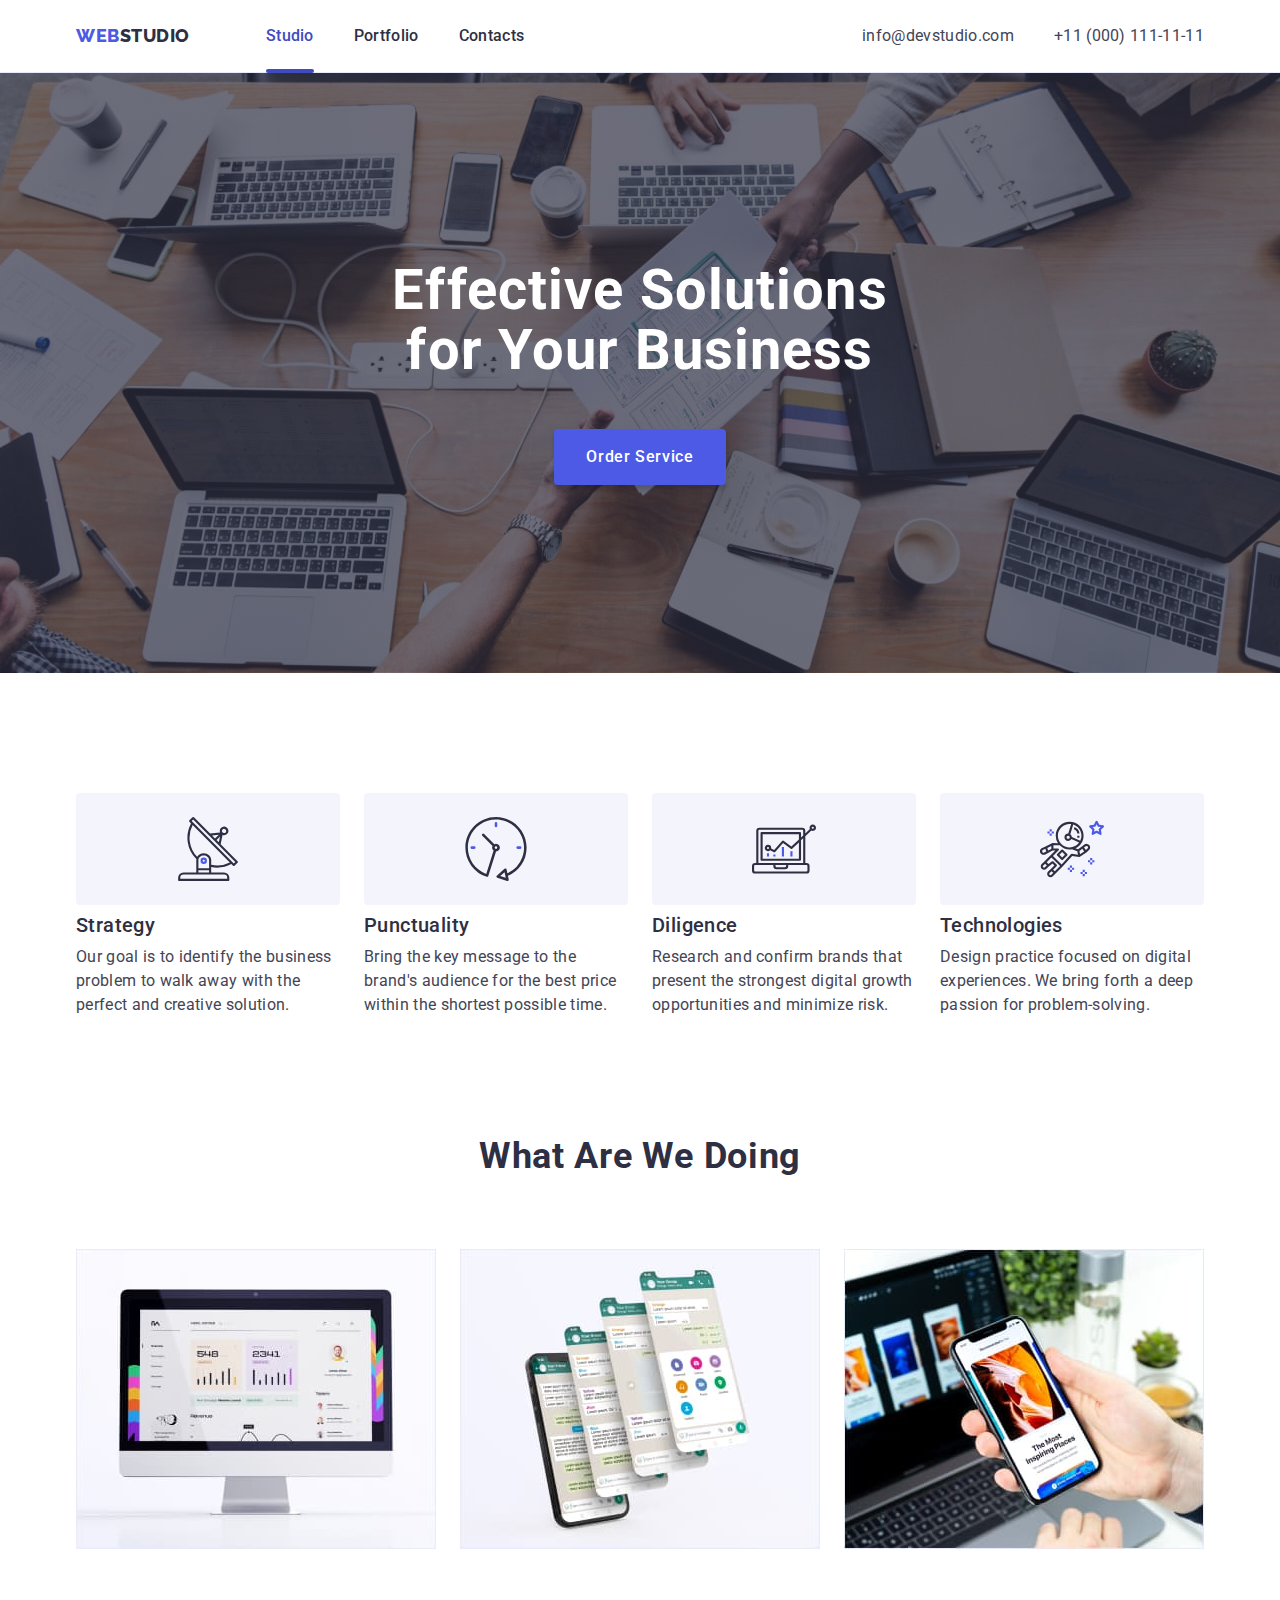
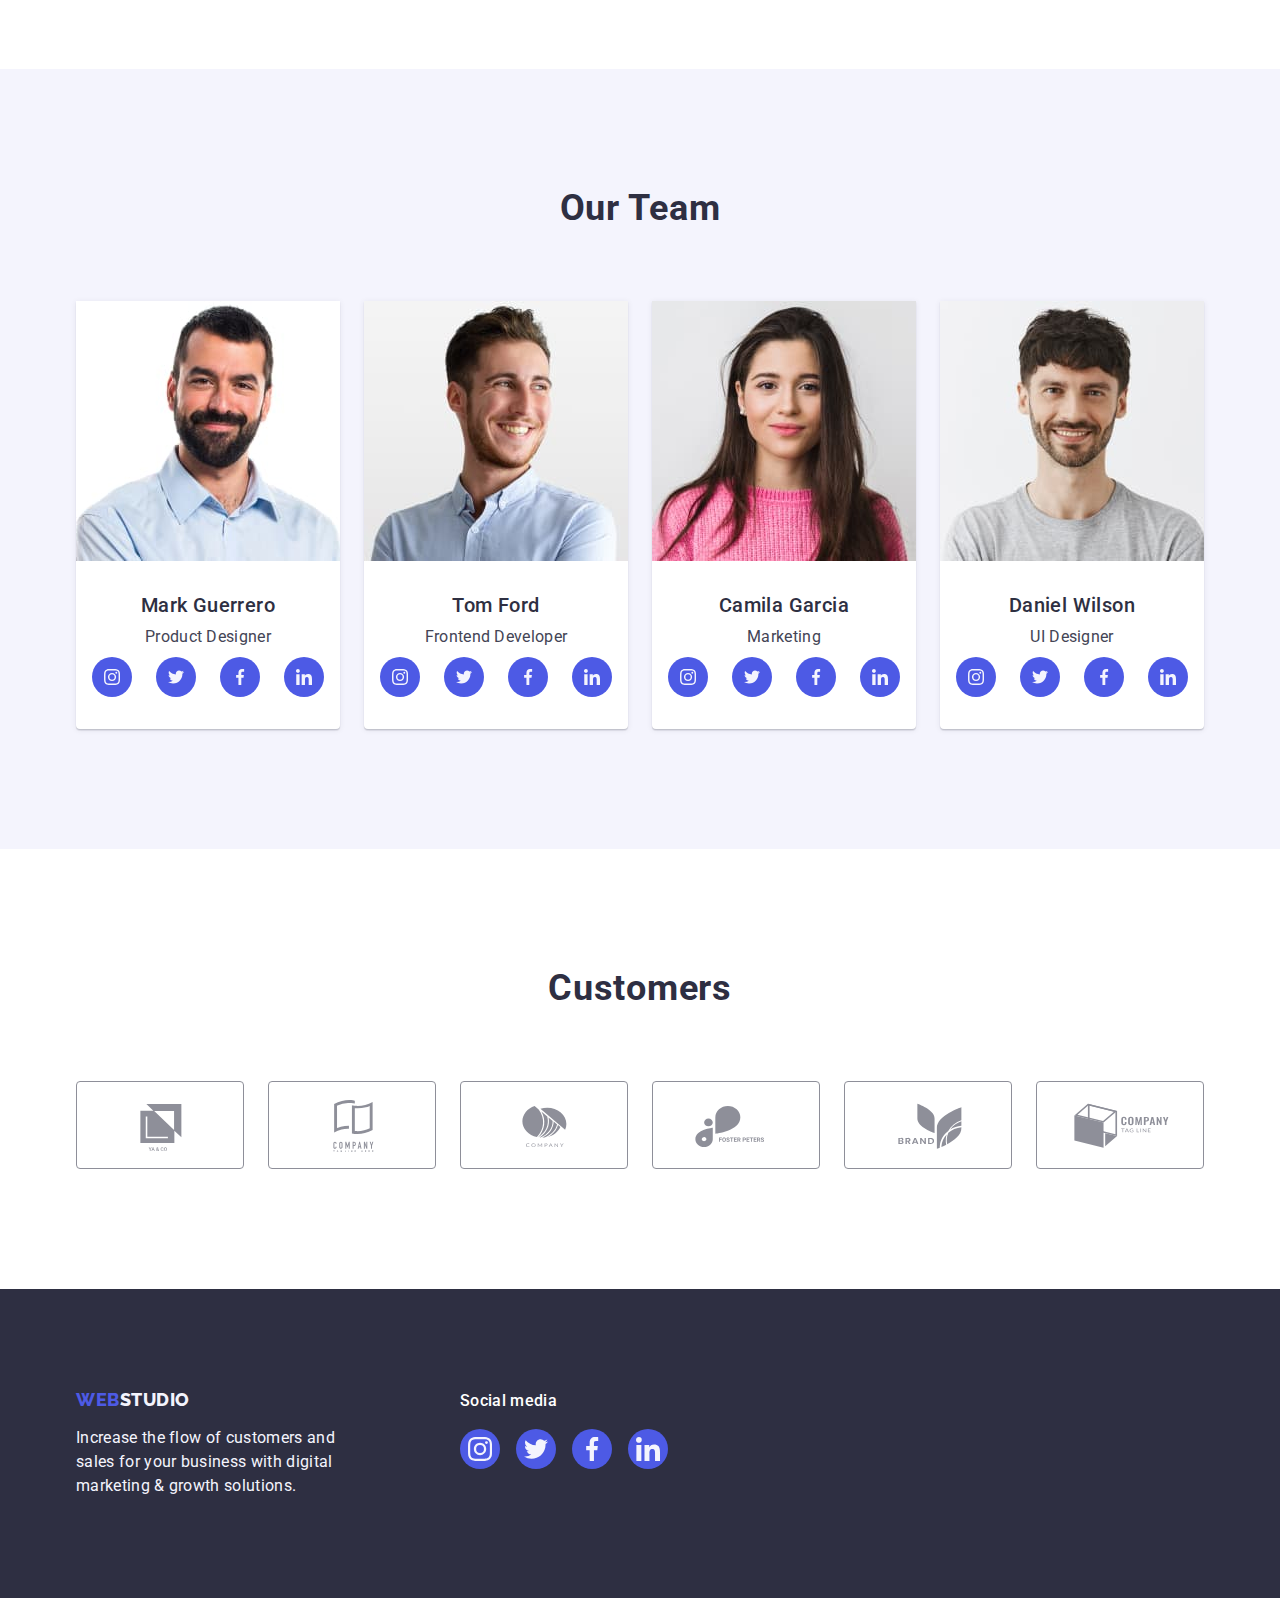
<file: index.html>
<!DOCTYPE html>
<html lang="en">
  <head>
    <meta charset="UTF-8" />
    <meta http-equiv="X-UA-Compatible" content="IE=edge" />
    <meta name="viewport" content="width=device-width, initial-scale=1.0" />
    <title>WebStudio</title>
    <link rel="preconnect" href="https://fonts.googleapis.com" />
    <link rel="preconnect" href="https://fonts.gstatic.com" crossorigin />
    <link
      href="https://fonts.googleapis.com/css2?family=Raleway:wght@800&family=Roboto:wght@400;500;700&display=swap"
      rel="stylesheet"
    />
    <link
      rel="stylesheet"
      href="https://cdn.jsdelivr.net/npm/modern-normalize@2.0.0/modern-normalize.min.css"
    />
    <link rel="stylesheet" href="./css/style.css" />
  </head>
  <body>
    <!--Header section-->
    <header class="header">
      <div class="container header-box">
        <nav class="header-nav">
          <a class="header-web link" href="./index.html"
            >Web<span class="header-studio">Studio</span></a
          >
          <!--Nav section-->
          <ul class="nav-list list">
            <li class="nav-item">
              <a class="nav-link link active" href="./index.html">Studio</a>
            </li>
            <li class="nav-item">
              <a class="nav-link link" href="./portfolio.html">Portfolio</a>
            </li>
            <li class="nav-item">
              <a class="nav-link link" href="">Contacts</a>
            </li>
          </ul>
        </nav>
        <!--Contacts section-->
        <address class="header-contacts">
          <ul class="contacts-list list">
            <li class="contacts-item">
              <a class="contacts-link link" href="mailto:info@devstudio.com"
                >info@devstudio.com</a
              >
            </li>
            <li class="contacts-item">
              <a class="contacts-link link" href="tel:+110001111111"
                >+11 (000) 111-11-11</a
              >
            </li>
          </ul>
        </address>
      </div>
    </header>
    <!--Main section-->
    <main class="main">
      <section class="main-section">
        <div class="container">
          <h1 class="main-title">Effective Solutions for Your Business</h1>
          <button type="button" data-modal-open class="main-button">
            Order Service
          </button>
        </div>
      </section>
      <!--Description section-->
      <section class="profit-section section">
        <div class="container">
          <h2 class="visually-hidden">Profit</h2>
          <ul class="profit-block list">
            <li class="profit-list">
              <div class="profit-img-div">
                <svg class="profit-icon" width="64" height="64">
                  <use href="./images/icons.svg#icon-antenna"></use>
                </svg>
              </div>
              <h3 class="profit-title">Strategy</h3>
              <p class="profit-text">
                Our goal is to identify the business problem to walk away with
                the perfect and creative solution.
              </p>
            </li>

            <li class="profit-list">
              <div class="profit-img-div">
                <svg class="profit-icon" width="64" height="64">
                  <use href="./images/icons.svg#icon-clock"></use>
                </svg>
              </div>
              <h3 class="profit-title">Punctuality</h3>
              <p class="profit-text">
                Bring the key message to the brand's audience for the best price
                within the shortest possible time.
              </p>
            </li>

            <li class="profit-list">
              <div class="profit-img-div">
                <svg class="profit-icon" width="64" height="64">
                  <use href="./images/icons.svg#icon-diagram"></use>
                </svg>
              </div>
              <h3 class="profit-title">Diligence</h3>
              <p class="profit-text">
                Research and confirm brands that present the strongest digital
                growth opportunities and minimize risk.
              </p>
            </li>

            <li class="profit-list">
              <div class="profit-img-div">
                <svg class="profit-icon" width="64" height="64">
                  <use href="./images/icons.svg#icon-astronaut"></use>
                </svg>
              </div>
              <h3 class="profit-title">Technologies</h3>
              <p class="profit-text">
                Design practice focused on digital experiences. We bring forth a
                deep passion for problem-solving.
              </p>
            </li>
          </ul>
        </div>
      </section>
      <!--Work-img section-->
      <section class="work-section section">
        <div class="container">
          <h2 class="work-title">What are we doing</h2>
          <ul class="work-block list">
            <li class="work-img-list">
              <img
                class="img-computer"
                src="./images/img1.jpg"
                alt="Computer"
                width="360"
              />
            </li>
            <li class="work-img-list">
              <img
                class="img-screen"
                src="./images/img2.jpg"
                alt="Screen"
                width="360"
              />
            </li>
            <li class="work-img-list">
              <img
                class="img-smartphones"
                src="./images/img3.jpg"
                alt="Smartphones"
                width="360"
              />
            </li>
          </ul>
        </div>
      </section>
      <!--Personal-img section-->
      <section class="team-section section">
        <div class="container">
          <h2 class="team-title">Our Team</h2>
          <ul class="team-block list">
            <li class="team-img-list">
              <img
                class="mark-picture"
                src="./images/img4.jpg"
                alt="Mark Guerrero"
                height="260"
                width="264"
              />
              <div class="img-title-bord">
                <h3 class="title-picture">Mark Guerrero</h3>
                <p class="text-picture">Product Designer</p>
                <ul class="soc-block">
                  <li class="soc-list">
                    <a href="" class="soc-link">
                      <svg class="soc-icon" width="16" height="16">
                        <use href="./images/icons.svg#icon-instagram"></use>
                      </svg>
                    </a>
                  </li>
                  <li class="soc-list">
                    <a href="" class="soc-link">
                      <svg class="soc-icon" width="16" height="16">
                        <use href="./images/icons.svg#icon-twitter"></use>
                      </svg>
                    </a>
                  </li>
                  <li class="soc-list">
                    <a href="" class="soc-link">
                      <svg class="soc-icon" width="16" height="16">
                        <use href="./images/icons.svg#icon-facebook"></use>
                      </svg>
                    </a>
                  </li>
                  <li class="soc-list">
                    <a href="" class="soc-link">
                      <svg class="soc-icon" width="16" height="16">
                        <use href="./images/icons.svg#icon-linkedin"></use>
                      </svg>
                    </a>
                  </li>
                </ul>
              </div>
            </li>
            <li class="team-img-list">
              <img
                class="tom-picture"
                src="./images/img5.jpg"
                alt="Tom Ford"
                width="264"
              />
              <div class="img-title-bord">
                <h3 class="title-picture">Tom Ford</h3>
                <p class="text-picture">Frontend Developer</p>
                <ul class="soc-block">
                  <li class="soc-list">
                    <a href="" class="soc-link">
                      <svg class="soc-icon" width="16" height="16">
                        <use href="./images/icons.svg#icon-instagram"></use>
                      </svg>
                    </a>
                  </li>
                  <li class="soc-list">
                    <a href="" class="soc-link">
                      <svg class="soc-icon" width="16" height="16">
                        <use href="./images/icons.svg#icon-twitter"></use>
                      </svg>
                    </a>
                  </li>
                  <li class="soc-list">
                    <a href="" class="soc-link">
                      <svg class="soc-icon" width="16" height="16">
                        <use href="./images/icons.svg#icon-facebook"></use>
                      </svg>
                    </a>
                  </li>
                  <li class="soc-list">
                    <a href="" class="soc-link">
                      <svg class="soc-icon" width="16" height="16">
                        <use href="./images/icons.svg#icon-linkedin"></use>
                      </svg>
                    </a>
                  </li>
                </ul>
              </div>
            </li>
            <li class="team-img-list">
              <img
                class="camila-picture"
                src="./images/img6.jpg"
                alt="Camila Garcia"
                width="264"
              />
              <div class="img-title-bord">
                <h3 class="title-picture">Camila Garcia</h3>
                <p class="text-picture">Marketing</p>
                <ul class="soc-block">
                  <li class="soc-list">
                    <a href="" class="soc-link">
                      <svg class="soc-icon" width="16" height="16">
                        <use href="./images/icons.svg#icon-instagram"></use>
                      </svg>
                    </a>
                  </li>
                  <li class="soc-list">
                    <a href="" class="soc-link">
                      <svg class="soc-icon" width="16" height="16">
                        <use href="./images/icons.svg#icon-twitter"></use>
                      </svg>
                    </a>
                  </li>
                  <li class="soc-list">
                    <a href="" class="soc-link">
                      <svg class="soc-icon" width="16" height="16">
                        <use href="./images/icons.svg#icon-facebook"></use>
                      </svg>
                    </a>
                  </li>
                  <li class="soc-list">
                    <a href="" class="soc-link">
                      <svg class="soc-icon" width="16" height="16">
                        <use href="./images/icons.svg#icon-linkedin"></use>
                      </svg>
                    </a>
                  </li>
                </ul>
              </div>
            </li>
            <li class="team-img-list">
              <img
                class="daniele-picture"
                src="./images/img7.jpg"
                alt="Daniel Wilson"
                width="264"
              />
              <div class="img-title-bord">
                <h3 class="title-picture">Daniel Wilson</h3>
                <p class="text-picture">UI Designer</p>
                <ul class="soc-block">
                  <li class="soc-list">
                    <a href="" class="soc-link">
                      <svg class="soc-icon" width="16" height="16">
                        <use href="./images/icons.svg#icon-instagram"></use>
                      </svg>
                    </a>
                  </li>
                  <li class="soc-list">
                    <a href="" class="soc-link">
                      <svg class="soc-icon" width="16" height="16">
                        <use href="./images/icons.svg#icon-twitter"></use>
                      </svg>
                    </a>
                  </li>
                  <li class="soc-list">
                    <a href="" class="soc-link">
                      <svg class="soc-icon" width="16" height="16">
                        <use href="./images/icons.svg#icon-facebook"></use>
                      </svg>
                    </a>
                  </li>
                  <li class="soc-list">
                    <a href="" class="soc-link">
                      <svg class="soc-icon" width="16" height="16">
                        <use href="./images/icons.svg#icon-linkedin"></use>
                      </svg>
                    </a>
                  </li>
                </ul>
              </div>
            </li>
          </ul>
        </div>
      </section>
      <section class="customers-section section">
        <div class="container">
          <h2 class="customers-title">Customers</h2>
          <ul class="customer-list list">
            <li class="customer-img">
              <a class="customer-link" href="" aria-label="logo1">
                <svg class="customer-icon" width="104" height="56">
                  <use href="./images/icons.svg#icon-logo1"></use></svg
              ></a>
            </li>
            <li class="customer-img">
              <a class="customer-link" href="" aria-label="logo2">
                <svg class="customer-icon" width="104" height="56">
                  <use href="./images/icons.svg#icon-logo2"></use></svg
              ></a>
            </li>
            <li class="customer-img">
              <a class="customer-link" href="" aria-label="logo3">
                <svg class="customer-icon" width="104" height="56">
                  <use href="./images/icons.svg#icon-logo3"></use></svg
              ></a>
            </li>
            <li class="customer-img">
              <a class="customer-link" href="" aria-label="logo4">
                <svg class="customer-icon" width="104" height="56">
                  <use href="./images/icons.svg#icon-logo4"></use></svg
              ></a>
            </li>
            <li class="customer-img">
              <a class="customer-link" href="" aria-label="logo5">
                <svg class="customer-icon" width="104" height="56">
                  <use href="./images/icons.svg#icon-logo5"></use></svg
              ></a>
            </li>
            <li class="customer-img">
              <a class="customer-link" href="" aria-label="logo6">
                <svg class="customer-icon" width="104" height="56">
                  <use href="./images/icons.svg#icon-logo6"></use></svg
              ></a>
            </li>
          </ul>
        </div>
      </section>
    </main>
    <!--Footer section-->
    <footer class="footer">
      <div class="container footer-cont">
        <div class="div-logo-ft">
          <a class="footer-web link" href="./index.html"
            >Web<span class="footer-studio">Studio</span></a
          >
          <p class="footer-text">
            Increase the flow of customers and sales for your business with
            digital marketing & growth solutions.
          </p>
        </div>
        <div>
          <p class="footer-soc-text">Social media</p>
          <ul class="soc-block-footer">
            <li class="soc-list">
              <a href="" class="soc-link-footer">
                <svg class="soc-icon" width="24" height="24">
                  <use href="./images/icons.svg#icon-instagram"></use>
                </svg>
              </a>
            </li>
            <li class="soc-list">
              <a href="" class="soc-link-footer">
                <svg class="soc-icon" width="24" height="24">
                  <use href="./images/icons.svg#icon-twitter"></use>
                </svg>
              </a>
            </li>
            <li class="soc-list">
              <a href="" class="soc-link-footer">
                <svg class="soc-icon" width="24" height="24">
                  <use href="./images/icons.svg#icon-facebook"></use>
                </svg>
              </a>
            </li>
            <li class="soc-list">
              <a href="" class="soc-link-footer">
                <svg class="soc-icon" width="24" height="24">
                  <use href="./images/icons.svg#icon-linkedin"></use>
                </svg>
              </a>
            </li>
          </ul>
        </div>
      </div>
    </footer>
    <!--Modal-Window-->
    <div class="backdrop is-hidden" data-modal>
      <div class="modal">
        <button class="modal-btn" type="button" data-modal-close>
          <svg class="modal-icon" width="8" height="8">
            <use href="./images/icons.svg#icon-closeblack"></use>
          </svg>
        </button>
      </div>
    </div>
    <script src="./js/modal.js"></script>
  </body>
</html>
</file>
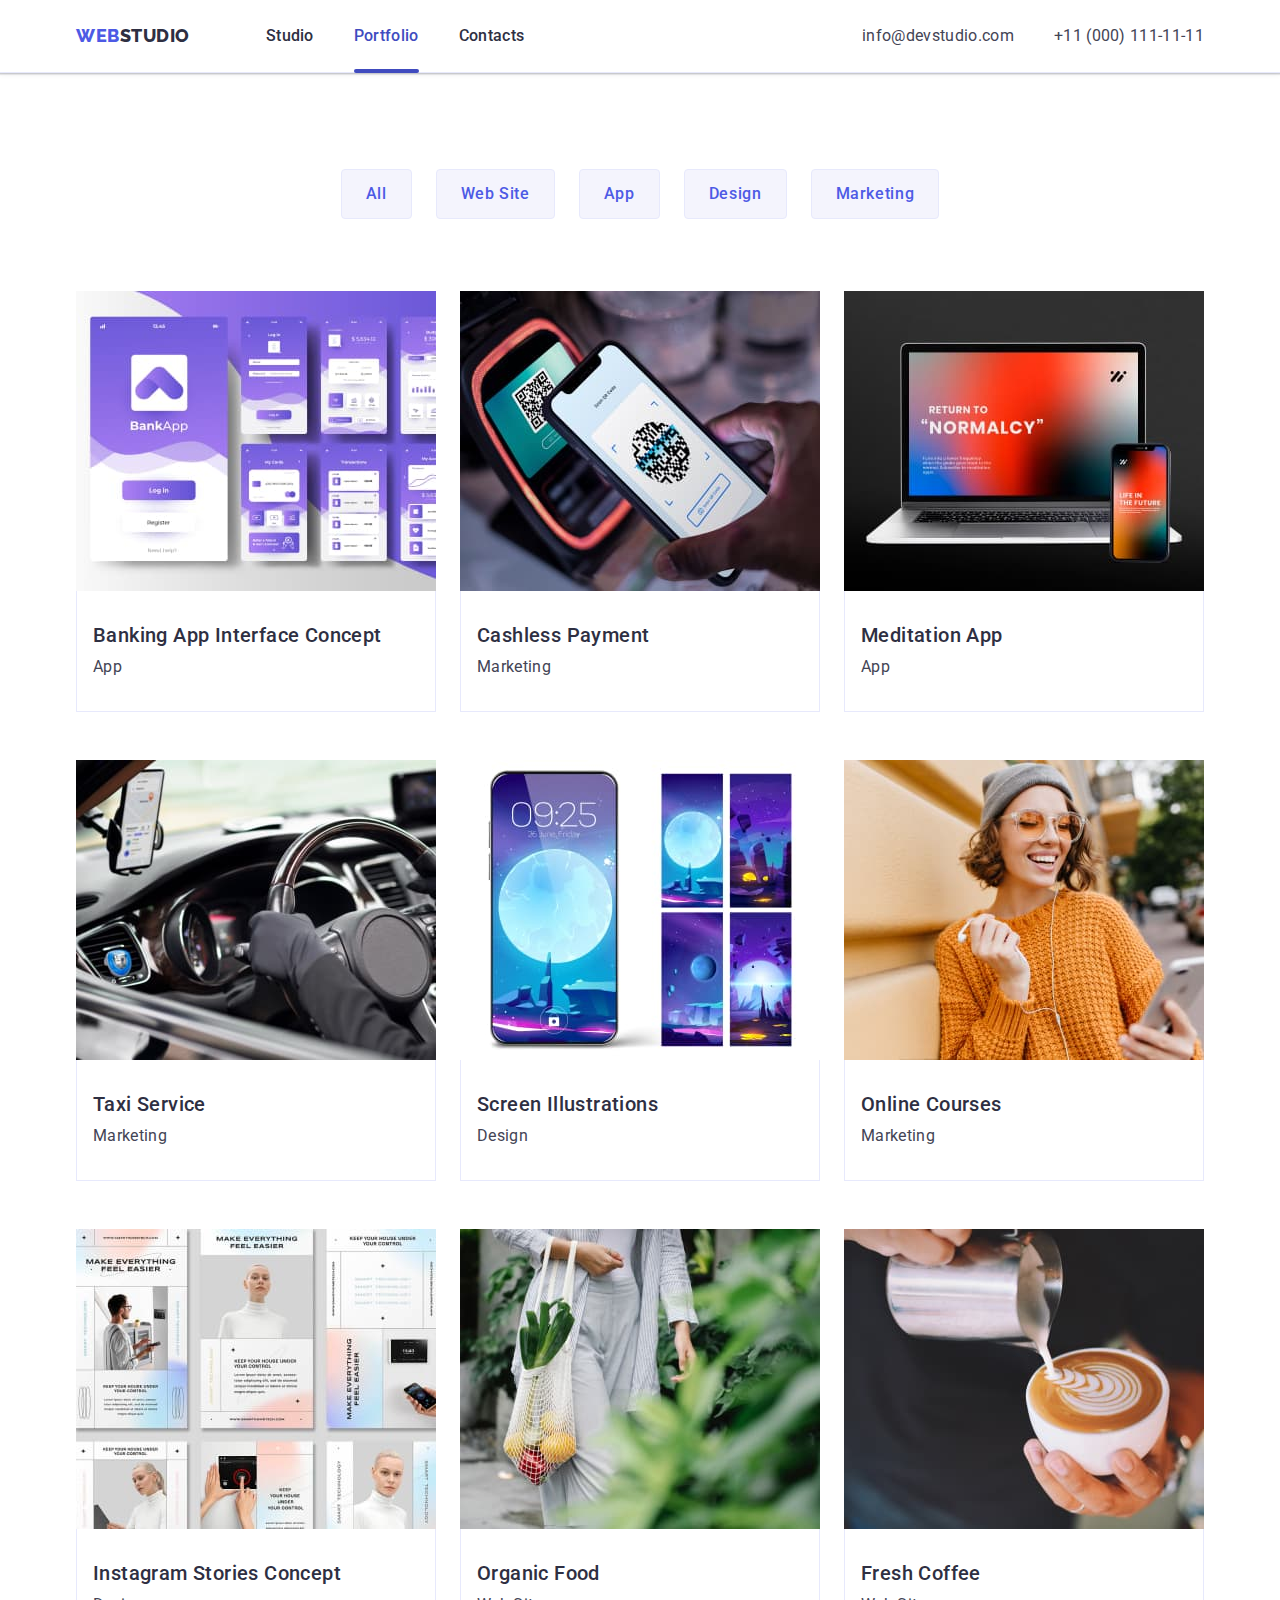
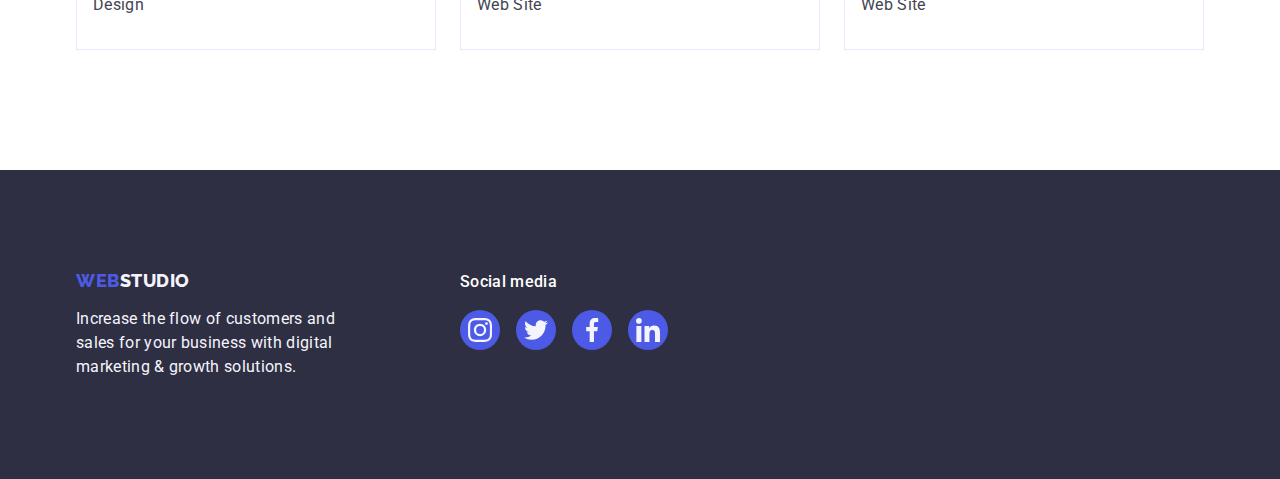
<file: portfolio.html>
<!DOCTYPE html>
<html lang="en">
  <head>
    <meta charset="UTF-8" />
    <meta http-equiv="X-UA-Compatible" content="IE=edge" />
    <meta name="viewport" content="width=device-width, initial-scale=1.0" />
    <title>Portfolio</title>
    <link rel="preconnect" href="https://fonts.googleapis.com" />
    <link rel="preconnect" href="https://fonts.gstatic.com" crossorigin />
    <link
      href="https://fonts.googleapis.com/css2?family=Raleway:wght@800&family=Roboto:wght@400;500;700&display=swap"
      rel="stylesheet"
    />
    <link
      rel="stylesheet"
      href="https://cdn.jsdelivr.net/npm/modern-normalize@2.0.0/modern-normalize.min.css"
    />
    <link rel="stylesheet" href="./css/style.css" />
  </head>
  <body>
    <!--Header section-->
    <header class="header">
      <div class="container header-box">
        <nav class="header-nav">
          <a class="header-web link" href="./index.html"
            >Web<span class="header-studio">Studio</span></a
          >
          <!--Nav section-->
          <ul class="nav-list list">
            <li class="nav-item">
              <a class="nav-link link" href="./index.html">Studio</a>
            </li>
            <li class="nav-item">
              <a class="nav-link link active" href="./portfolio.html"
                >Portfolio</a
              >
            </li>
            <li class="nav-item">
              <a class="nav-link link" href="">Contacts</a>
            </li>
          </ul>
        </nav>
        <!--Contacts section-->
        <address class="header-contacts">
          <ul class="contacts-list list">
            <li class="contacts-item">
              <a class="contacts-link link" href="mailto:info@devstudio.com"
                >info@devstudio.com</a
              >
            </li>
            <li class="contacts-item">
              <a class="contacts-link link" href="tel:+110001111111"
                >+11 (000) 111-11-11</a
              >
            </li>
          </ul>
        </address>
      </div>
    </header>
    <!--Main section-->
    <main class="main-portfoglio">
      <!--Btn section-->
      <section class="aside-section section">
        <div class="container">
          <h1 class="visually-hidden">Portfolio</h1>
          <ul class="btn-aside list">
            <li class="btn-list">
              <button type="button" class="portfolio-btn">All</button>
            </li>
            <li class="btn-list">
              <button type="button" class="portfolio-btn">Web Site</button>
            </li>
            <li class="btn-list">
              <button type="button" class="portfolio-btn">App</button>
            </li>
            <li class="btn-list">
              <button type="button" class="portfolio-btn">Design</button>
            </li>
            <li class="btn-list">
              <button type="button" class="portfolio-btn">Marketing</button>
            </li>
          </ul>
          <!--Pic-item section-->
          <ul class="aside-pic list">
            <li class="item-list">
              <a class="pic-link link" href="/">
                <div class="portfolio-overlay">
                  <img
                    class="pic-banking"
                    src="./images/img8.jpg"
                    alt="interface"
                    width="360"
                  />
                  <p class="overlay">
                    14 Stylish and User-Friendly App Design Concepts · Task
                    Manager App · Calorie Tracker App · Exotic Fruit Ecommerce
                    App · Cloud Storage App
                  </p>
                </div>
                <div class="img-title-border">
                  <h2 class="item-title">Banking App Interface Concept</h2>
                  <p class="item-text">App</p>
                </div>
              </a>
            </li>
            <li class="item-list">
              <a class="pic-link link" href="/">
                <div class="portfolio-overlay">
                  <img
                    class="pic-cashless"
                    src="./images/img9.jpg"
                    alt="payment"
                    width="360"
                  />
                  <p class="overlay">
                    14 Stylish and User-Friendly App Design Concepts · Task
                    Manager App · Calorie Tracker App · Exotic Fruit Ecommerce
                    App · Cloud Storage App
                  </p>
                </div>
                <div class="img-title-border">
                  <h2 class="item-title">Cashless Payment</h2>
                  <p class="item-text">Marketing</p>
                </div>
              </a>
            </li>
            <li class="item-list">
              <a class="pic-link link" href="/">
                <div class="portfolio-overlay">
                  <img
                    class="pic-meditation"
                    src="./images/img10.jpg"
                    alt="app"
                    width="360"
                  />
                  <p class="overlay">
                    14 Stylish and User-Friendly App Design Concepts · Task
                    Manager App · Calorie Tracker App · Exotic Fruit Ecommerce
                    App · Cloud Storage App
                  </p>
                </div>
                <div class="img-title-border">
                  <h2 class="item-title">Meditation App</h2>
                  <p class="item-text">App</p>
                </div>
              </a>
            </li>
            <li class="item-list">
              <a class="pic-link link" href="/">
                <div class="portfolio-overlay">
                  <img
                    class="pic-taxi"
                    src="./images/img11.jpg"
                    alt="service"
                    width="360"
                  />
                  <p class="overlay">
                    14 Stylish and User-Friendly App Design Concepts · Task
                    Manager App · Calorie Tracker App · Exotic Fruit Ecommerce
                    App · Cloud Storage App
                  </p>
                </div>
                <div class="img-title-border">
                  <h2 class="item-title">Taxi Service</h2>
                  <p class="item-text">Marketing</p>
                </div>
              </a>
            </li>
            <li class="item-list">
              <a class="pic-link link" href="/">
                <div class="portfolio-overlay">
                  <img
                    class="pic-screen"
                    src="./images/img12.jpg"
                    alt="illustrations"
                    width="360"
                  />
                  <p class="overlay">
                    14 Stylish and User-Friendly App Design Concepts · Task
                    Manager App · Calorie Tracker App · Exotic Fruit Ecommerce
                    App · Cloud Storage App
                  </p>
                </div>
                <div class="img-title-border">
                  <h2 class="item-title">Screen Illustrations</h2>
                  <p class="item-text">Design</p>
                </div>
              </a>
            </li>
            <li class="item-list">
              <a class="pic-link link" href="/"
                ><div class="portfolio-overlay">
                  <img
                    class="pic-courses"
                    src="./images/img13.jpg"
                    alt="courses"
                    width="360"
                  />
                  <p class="overlay">
                    14 Stylish and User-Friendly App Design Concepts · Task
                    Manager App · Calorie Tracker App · Exotic Fruit Ecommerce
                    App · Cloud Storage App
                  </p>
                </div>
                <div class="img-title-border">
                  <h2 class="item-title">Online Courses</h2>
                  <p class="item-text">Marketing</p>
                </div>
              </a>
            </li>
            <li class="item-list">
              <a class="pic-link link" href="/">
                <div class="portfolio-overlay">
                  <img
                    class="pic-instagram"
                    src="./images/img14.jpg"
                    alt="instagram"
                    width="360"
                  />
                  <p class="overlay">
                    14 Stylish and User-Friendly App Design Concepts · Task
                    Manager App · Calorie Tracker App · Exotic Fruit Ecommerce
                    App · Cloud Storage App
                  </p>
                </div>
                <div class="img-title-border">
                  <h2 class="item-title">Instagram Stories Concept</h2>
                  <p class="item-text">Design</p>
                </div>
              </a>
            </li>
            <li class="item-list">
              <a class="pic-link link" href="/">
                <div class="portfolio-overlay">
                  <img
                    class="pic-food"
                    src="./images/img15.jpg"
                    alt="food"
                    width="360"
                  />
                  <p class="overlay">
                    14 Stylish and User-Friendly App Design Concepts · Task
                    Manager App · Calorie Tracker App · Exotic Fruit Ecommerce
                    App · Cloud Storage App
                  </p>
                </div>
                <div class="img-title-border">
                  <h2 class="item-title">Organic Food</h2>
                  <p class="item-text">Web Site</p>
                </div>
              </a>
            </li>
            <li class="item-list">
              <a class="pic-link link" href="/">
                <div class="portfolio-overlay">
                  <img
                    class="pic-coffee"
                    src="./images/img16.jpg"
                    alt="coffee"
                    width="360"
                  />
                  <p class="overlay">
                    14 Stylish and User-Friendly App Design Concepts · Task
                    Manager App · Calorie Tracker App · Exotic Fruit Ecommerce
                    App · Cloud Storage App
                  </p>
                </div>
                <div class="img-title-border">
                  <h2 class="item-title">Fresh Coffee</h2>
                  <p class="item-text">Web Site</p>
                </div>
              </a>
            </li>
          </ul>
        </div>
      </section>
    </main>
    <!--Footer section-->
    <footer class="footer">
      <div class="container footer-cont">
        <div class="div-logo-ft">
          <a class="footer-web link" href="./index.html"
            >Web<span class="footer-studio">Studio</span></a
          >
          <p class="footer-text">
            Increase the flow of customers and sales for your business with
            digital marketing & growth solutions.
          </p>
        </div>
        <div>
          <p class="footer-soc-text">Social media</p>
          <ul class="soc-block-footer">
            <li class="soc-list">
              <a href="" class="soc-link-footer">
                <svg class="soc-icon" width="24" height="24">
                  <use href="./images/icons.svg#icon-instagram"></use>
                </svg>
              </a>
            </li>
            <li class="soc-list">
              <a href="" class="soc-link-footer">
                <svg class="soc-icon" width="24" height="24">
                  <use href="./images/icons.svg#icon-twitter"></use>
                </svg>
              </a>
            </li>
            <li class="soc-list">
              <a href="" class="soc-link-footer">
                <svg class="soc-icon" width="24" height="24">
                  <use href="./images/icons.svg#icon-facebook"></use>
                </svg>
              </a>
            </li>
            <li class="soc-list">
              <a href="" class="soc-link-footer">
                <svg class="soc-icon" width="24" height="24">
                  <use href="./images/icons.svg#icon-linkedin"></use>
                </svg>
              </a>
            </li>
          </ul>
        </div>
      </div>
    </footer>
  </body>
</html>
</file>
<file: css/style.css>
:root {
  --color-web: #4d5ae5;
  --color-text: #434455;
  --bg-white: #ffffff;
  --bg-black: #2e2f42;
  --bg-team: #f4f4fd;
  --color-hover-focus: #404bbf;
  --border-color: #e7e9fc;
}

body {
  font-family: "Roboto", sans-serif;
  color: var(--color-text);
  background-color: var(--bg-white);
}

*,
::after ::before {
  box-sizing: border-box;
}
/*Reset*/

.visually-hidden {
  position: absolute;
  width: 1px;
  height: 1px;
  margin: -1px;
  border: 0;
  padding: 0;
  white-space: nowrap;
  clip-path: inset(100%);
  clip: rect(0 0 0 0);
  overflow: hidden;
}

h1,
h2,
h3,
h4,
h5,
h6,
p {
  margin: 0;
}

ul,
ol {
  margin-top: 0;
  margin-bottom: 0;
  padding-left: 0;
}

ul,
ol {
  list-style: none;
  margin: 0;
  padding: 0;
}

.list {
  list-style: none;
}

.link {
  text-decoration: none;
}

/*Base Styles*/

.container {
  margin: 0 auto;
  width: 1158px;
  padding-left: 15px;
  padding-right: 15px;
}

header {
  border-bottom: 1px solid var(--border-color);
  box-shadow: 0px 2px 1px rgba(46, 47, 66, 0.08),
    0px 1px 1px rgba(46, 47, 66, 0.16), 0px 1px 6px rgba(46, 47, 66, 0.08);
}

.header-box {
  display: flex;
  justify-content: space-between;
  align-items: center;
}

.header-nav {
  display: flex;
  align-items: center;
}
.header-web {
  font-family: "Raleway", sans-serif;
  font-weight: 800;
  font-size: 18px;
  line-height: 1.17;
  letter-spacing: 0.03em;
  color: var(--color-web);
  text-transform: uppercase;
  display: inline-block;
  margin-right: 76px;
  padding: 24px 0;
}

.header-studio {
  font-family: "Raleway", sans-serif;
  font-style: normal;
  font-weight: 800;
  font-size: 18px;
  line-height: 1.17;
  letter-spacing: 0.03em;
  text-transform: uppercase;
  color: var(--bg-black);
}

.nav-list {
  display: flex;
  gap: 40px;
}

.nav-item {
  color: var(--bg-black);
}

.nav-link {
  color: #404bbf;
}

.nav-link {
  position: relative;
  padding: 24px 0;
  font-weight: 500;
  font-size: 16px;
  line-height: 1.5;
  display: block;
  letter-spacing: 0.02em;
  color: var(--bg-black);
  transition: color 250ms cubic-bezier(0.4, 0, 0.2, 1);
}

.nav-link:hover,
.nav-link:focus {
  color: var(--color-hover-focus);
}

.active {
  color: var(--color-hover-focus);
}

.nav-link.active::after {
  content: "";
  position: absolute;
  display: block;
  bottom: 0;
  left: 0;
  bottom: -1px;
  width: 100%;
  height: 4px;
  border-radius: 2px;
  background-color: var(--color-hover-focus);
}

address {
  font-style: normal;
}

.contacts-list {
  display: flex;
  gap: 40px;
}

.contacts-link {
  font-size: 16px;
  line-height: 1.5;
  letter-spacing: 0.02em;
  color: var(--color-text);
  transition: color 250ms cubic-bezier(0.4, 0, 0.2, 1);
}

.contacts-link:hover,
.contacts-link:focus {
  color: var(--color-hover-focus);
}
.main-section {
  max-width: 1440px;
  margin: 0 auto;
  background-color: var(--bg-black);
  padding-top: 188px;
  padding-bottom: 188px;
  background-image: linear-gradient(
      rgba(46, 47, 66, 0.7),
      rgba(46, 47, 66, 0.7)
    ),
    url(../images/img17.jpg);
  background-repeat: no-repeat;
  background-position: center;
  background-size: cover;
}
.main-title {
  font-weight: 700;
  font-size: 56px;
  text-align: center;
  line-height: 1.07;
  letter-spacing: 0.02em;
  max-width: 496px;
  margin-bottom: 48px;
  margin: auto;
  margin-bottom: 48px;
  color: var(--bg-white);
}

.main-button {
  font-family: "Roboto", sans-serif;
  font-style: normal;
  font-weight: 500;
  font-size: 16px;
  line-height: 1.5;
  letter-spacing: 0.04em;
  min-width: 169px;
  min-height: 56px;
  border-radius: 4px;
  display: block;
  margin: auto;
  padding: 16px 32px;
  border: 0;
  box-shadow: 0px 4px 4px 0px rgba(0, 0, 0, 0.15);
  color: var(--bg-white);
  background-color: var(--color-web);
  cursor: pointer;
  transition: background-color 250ms cubic-bezier(0.4, 0, 0.2, 1);
}

.main-button:hover,
.main-button:focus {
  background-color: var(--color-hover-focus);
}

.profit-section {
  padding: 120px 0;
}

.profit-img-div {
  display: flex;
  align-items: center;
  justify-content: center;
  height: 112px;
  background-color: #f4f4fd;
  border-radius: 4px;
  margin-bottom: 8px;
}

.profit-block {
  display: flex;
  justify-content: space-between;
  margin: 0 auto;
  padding-left: 0;
  gap: 24px;
}

.profit-title {
  font-weight: 500;
  font-size: 20px;
  line-height: 1.2;
  letter-spacing: 0.02em;
  margin-bottom: 8px;
  color: var(--bg-black);
}

.profit-list {
  width: calc((100% - 3 * 24px) / 4);
}

.profit-text {
  font-size: 16px;
  line-height: 1.5;
  letter-spacing: 0.02em;
  color: var(--color-text);
}

.work-section {
  padding-bottom: 120px;
}

.work-block {
  display: flex;
  gap: 24px;
  padding-left: 0;
}

.work-title {
  font-weight: 700;
  font-size: 36px;
  text-align: center;
  line-height: 1.11;
  letter-spacing: 0.02em;
  text-transform: capitalize;
  margin-bottom: 72px;
  color: var(--bg-black);
}

.team-block {
  display: flex;
  gap: 24px;
  padding-left: 0;
}

.team-title {
  font-family: "Roboto", sans-serif;
  font-style: normal;
  font-weight: 700;
  font-size: 36px;
  text-align: center;
  line-height: 1.11;
  letter-spacing: 0.02em;
  text-transform: capitalize;
  margin-bottom: 72px;
  color: var(--bg-black);
}
.team-section {
  padding: 120px 0;
  background-color: var(--bg-team);
}

.soc-icon {
  fill: #f4f4fd;
}

.team-img-list {
  border-radius: 0px 0px 4px 4px;
  width: calc((100% - 3 * 24px) / 4);
  background-color: var(--bg-white);
  box-shadow: 0px 2px 1px 0px rgba(46, 47, 66, 0.08),
    0px 1px 1px 0px rgba(46, 47, 66, 0.16),
    0px 1px 6px 0px rgba(46, 47, 66, 0.08);
}

.title-picture {
  text-align: center;
  margin-bottom: 8px;
  font-weight: 500;
  font-size: 20px;
  line-height: 1.2;
  letter-spacing: 0.02em;
  color: var(--bg-black);
  background-color: var(--bg-white);
}

.text-picture {
  text-align: center;
  font-size: 16px;
  line-height: 1.5;
  margin-bottom: 8px;
  letter-spacing: 0.02em;
  color: var(--color-text);
  background-color: var(--bg-white);
}

.soc-block {
  display: flex;
  gap: 24px;
  justify-content: center;
}

.soc-link {
  display: flex;
  width: 40px;
  height: 40px;
  border-radius: 50%;
  justify-content: center;
  align-items: center;
  background-color: var(--color-web);
  transition: background-color 250ms cubic-bezier(0.4, 0, 0.2, 1);
}

.soc-link:hover,
.soc-link:focus {
  background-color: #404bbf;
}

.customers-section {
  padding-top: 120px;
  padding-bottom: 120px;
}

.customers-title {
  font-family: "Roboto", sans-serif;
  font-style: normal;
  font-weight: 700;
  font-size: 36px;
  text-align: center;
  line-height: 1.11;
  letter-spacing: 0.02em;
  text-transform: capitalize;
  margin-bottom: 72px;
  color: var(--bg-black);
}

.customer-list {
  display: flex;
  justify-content: center;
  gap: 24px;
}

.customer-link {
  display: flex;
  justify-content: center;
  align-items: center;
  width: 168px;
  height: 88px;
  border: 1px solid #8e8f99;
  border-radius: 4px;
  color: #8e8f99;
  transition: border-color 250ms cubic-bezier(0.4, 0, 0.2, 1),
    color 250ms cubic-bezier(0.4, 0, 0.2, 1);
}

.customer-link:hover,
.customer-link:focus {
  color: #404bbf;
  border-color: #404bbf;
}

.customer-icon {
  fill: currentColor;
}

footer {
  padding: 100px 0;
  background-color: var(--bg-black);
}

.footer-cont {
  display: flex;
  align-items: baseline;
}

.div-logo-ft {
  margin-right: 120px;
}

.footer-web {
  display: inline-block;
  margin-bottom: 16px;
  font-family: "Raleway", sans-serif;
  font-weight: 800;
  font-size: 18px;
  line-height: 1.17;
  letter-spacing: 0.03em;
  color: var(--color-web);
  text-transform: uppercase;
}

.footer-studio {
  font-family: "Raleway", sans-serif;
  font-style: normal;
  font-weight: 800;
  font-size: 18px;
  line-height: 1.17;
  letter-spacing: 0.03em;
  text-transform: uppercase;
  color: var(--bg-team);
}

.footer-text {
  font-size: 16px;
  line-height: 1.5;
  letter-spacing: 0.02em;
  width: 264px;
  color: var(--bg-team);
}

.soc-block-footer {
  display: flex;
  gap: 16px;
}

.soc-list {
  transition: background-color 250ms cubic-bezier(0.4, 0, 0.2, 1);
}

.footer-soc-text {
  font-weight: 500;
  font-size: 16px;
  line-height: 1.5;
  letter-spacing: 0.02em;
  width: 264px;
  margin-bottom: 16px;
  color: #ffffff;
}

.soc-link-footer {
  display: flex;
  width: 40px;
  height: 40px;
  border-radius: 50%;
  justify-content: center;
  align-items: center;
  background-color: var(--color-web);
  transition: background-color 250ms cubic-bezier(0.4, 0, 0.2, 1);
}

.soc-link-footer:hover,
.soc-link-footer:focus {
  background-color: #31d0aa;
}

.aside-section {
  padding-top: 96px;
  padding-bottom: 120px;
}

.portfolio-btn:hover,
.portfolio-btn:focus {
  border: 1px solid transparent;
  color: var(--bg-white);
  background-color: var(--color-hover-focus);
  box-shadow: 0px 3px 1px rgba(0, 0, 0, 0.1), 0px 2px 1px rgba(0, 0, 0, 0.08),
    0px 2px 2px rgba(0, 0, 0, 0.12);
}

.btn-aside {
  display: flex;
  justify-content: center;
  align-items: center;
  gap: 24px;
  padding-left: 0;
  margin-bottom: 72px;
}

.portfolio-btn {
  font-family: "Roboto", sans-serif;
  font-style: normal;
  font-weight: 500;
  font-size: 16px;
  line-height: 1.5;
  letter-spacing: 0.04em;
  color: var(--color-web);
  background-color: var(--bg-team);
  cursor: pointer;
  padding: 12px 24px;
  border-radius: 4px;
  border: 1px solid var(--border-color);
  transition: color 250ms cubic-bezier(0.4, 0, 0.2, 1),
    background-color 250ms cubic-bezier(0.4, 0, 0.2, 1),
    border-color 250ms cubic-bezier(0.4, 0, 0.2, 1),
    box-shadow 250ms cubic-bezier(0.4, 0, 0.2, 1);
}

.overlay {
  display: flex;
  width: 100%;
  height: 100%;
  flex-direction: column;
  flex-shrink: 0;
  color: var(--bg-team);
  font-size: 16px;
  line-height: 1.5;
  letter-spacing: 0.32px;
  background-color: var(--color-web);
  align-items: center;
  padding: 40px 32px;
  position: absolute;
  top: 0;
  left: 0;
  transform: translateY(100%);
  transition: transform 250ms cubic-bezier(0.4, 0, 0.2, 1);
}

.portfolio-overlay {
  position: relative;
  overflow: hidden;
}

.pic-link {
  display: block;
  transition: box-shadow 250ms cubic-bezier(0.4, 0, 0.2, 1);
}

.pic-link:hover {
  box-shadow: 0px 1px 6px rgba(46, 47, 66, 0.08),
    0px 1px 1px rgba(46, 47, 66, 0.16), 0px 2px 1px rgba(46, 47, 66, 0.08);
}

.pic-link:focus {
  box-shadow: 0px 1px 6px rgba(46, 47, 66, 0.08),
    0px 1px 1px rgba(46, 47, 66, 0.16), 0px 2px 1px rgba(46, 47, 66, 0.08);
}

.pic-link:hover .overlay,
.pic-link:focus .overlay {
  transform: translateY(0%);
}

.item-title {
  margin-bottom: 8px;
  font-weight: 500;
  font-size: 20px;
  line-height: 1.2;
  letter-spacing: 0.02em;
  color: var(--bg-black);
}

.item-text {
  font-size: 16px;
  line-height: 1.5;
  letter-spacing: 0.02em;
  color: var(--color-text);
}

.aside-pic {
  display: flex;
  flex-wrap: wrap;
  padding-left: 0;
  gap: 24px;
  row-gap: 48px;
}

img {
  display: block;
  max-width: 100%;
  height: auto;
}

.img-title-border {
  padding: 32px 16px;
  border: 1px solid #e7e9fc;
  border-top: none;
}

.img-title-bord {
  padding: 32px 0;
  border-top: 0;
}

.item-list {
  width: calc((100% - 48px) / 3);
}

.work-img-list {
  width: calc((100% - 2 * 24px) / 3);
}

/*Modal Window*/

.backdrop {
  position: fixed;
  width: 100%;
  height: 100%;
  left: 0;
  top: 0;
  background-color: rgba(46, 47, 66, 0.4);
  transition: opacity 250ms cubic-bezier(0.4, 0, 0.2, 1),
    visibility 250ms cubic-bezier(0.4, 0, 0.2, 1);
}

.is-hidden {
  visibility: hidden;
  opacity: 0;
  pointer-events: none;
}

.modal {
  width: 408px;
  min-height: 584px;
  position: absolute;
  top: 50%;
  left: 50%;
  transform: translate(-50%, -50%) scale(1);
  border-radius: 4px;
  background: #fcfcfc;
  transition: transform 250ms cubic-bezier(0.4, 0, 0.2, 1);
  box-shadow: 0px 2px 1px 0px rgba(0, 0, 0, 0.2),
    0px 1px 3px 0px rgba(0, 0, 0, 0.12), 0px 1px 1px 0px rgba(0, 0, 0, 0.14);
}

.modal-btn {
  display: flex;
  align-items: center;
  justify-content: center;
  position: absolute;
  top: 24px;
  right: 24px;
  width: 24px;
  height: 24px;
  border-radius: 50%;
  padding: 0;
  cursor: pointer;
  fill: var(--bg-black);
  border: 1px solid rgba(0, 0, 0, 0.1);
  background-color: #e7e9fc;
  transition: background-color 250ms cubic-bezier(0.4, 0, 0.2, 1),
    border 250ms cubic-bezier(0.4, 0, 0.2, 1);
}

.modal-icon {
  transition: fill 250ms cubic-bezier(0.4, 0, 0.2, 1);
}

.modal-btn:hover,
.modal-btn:focus {
  border: none;
  fill: var(--bg-white);
  background-color: #404bbf;
}
</file>
